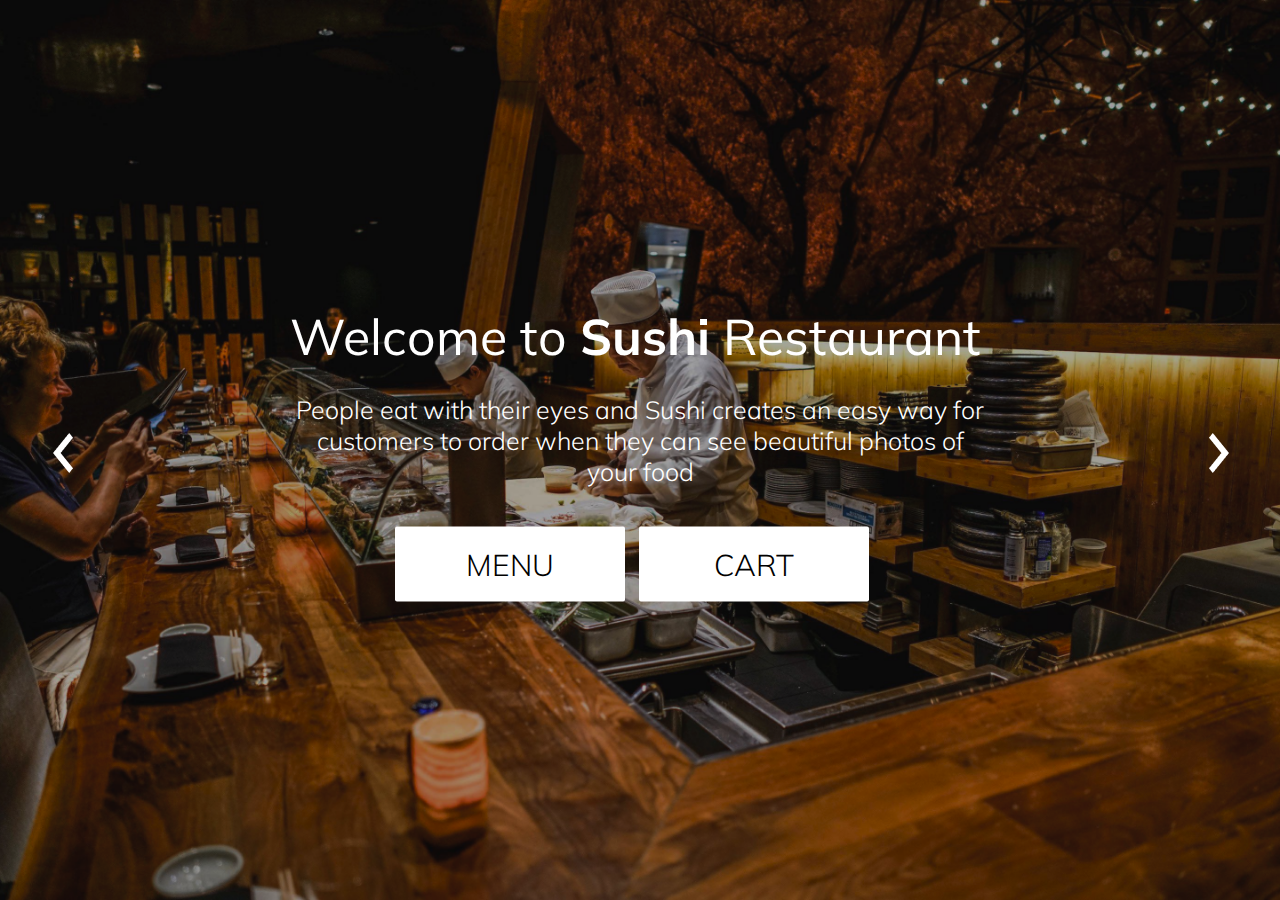
<file: index.html>
<!DOCTYPE html>
<html lang="en">
<head>
    <meta charset="UTF-8">
    <meta http-equiv="X-UA-Compatible" content="IE=edge">
    <meta name="viewport" content="width=device-width, initial-scale=1.0">
    <link rel="stylesheet" href="style-home.css">
    <title>Document</title>
    <link rel="shortcut icon" href="icons/favicon.ico" type="image/x-icon">
    <link rel="preconnect" href="https://fonts.googleapis.com">
    <link rel="preconnect" href="https://fonts.gstatic.com" crossorigin>
    <link href="https://fonts.googleapis.com/css2?family=Mulish&display=swap" rel="stylesheet"> 
    
</head>
<body>
    <div class="background">
        <img class="background-image" src="image/restaurant1.png" alt="Restaurant">
    </div>
    
    <div class="text">
        <h2>Welcome to <span>Sushi</span> Restaurant</h2>
        <p>People eat with their eyes and Sushi creates an easy way for
            customers to order when they can see beautiful photos of your food</p>
        <div class="buttons">
            <!-- <div class="button1">MENU</div>
            <div class="button2">CART</div> -->
            <a href="indexmenu.html"><button>MENU</button></a>
            <a href="indexCart.html"><button>CART</button></a>
        </div>
        
    </div>
    <div>
        <img class="next1" src="icons/keyboard_arrow_right.png" alt="">
        <img class="next2" src="icons/keyboard_arrow_left.png" alt="">
    <div>
    
        
    
</body>
</html>
</file>
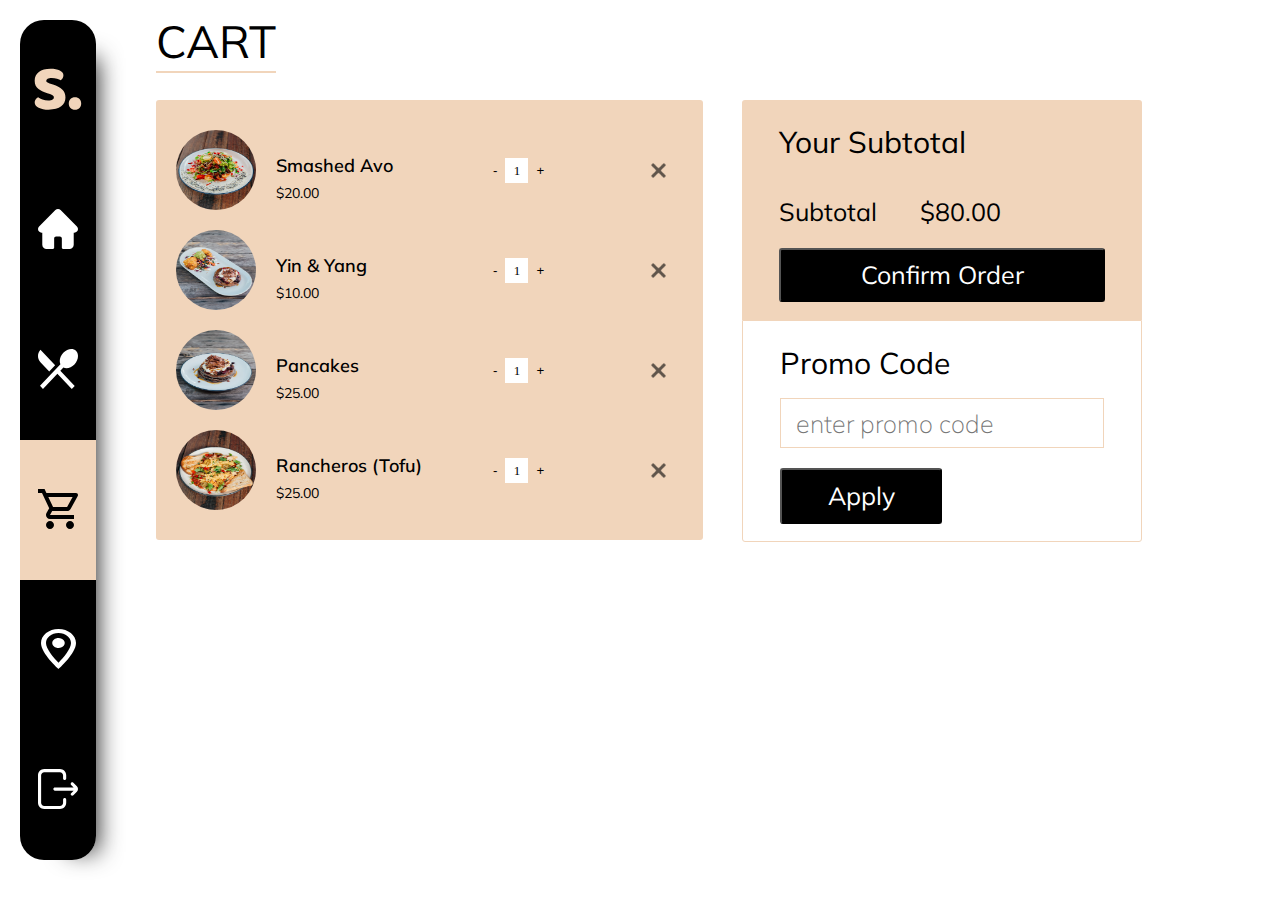
<file: indexCart.html>
<!DOCTYPE html>
<html lang="en">
<head>
    <meta charset="UTF-8">
    <meta http-equiv="X-UA-Compatible" content="IE=edge">
    <meta name="viewport" content="width=device-width, initial-scale=1.0">
    <link rel="stylesheet" href="style-cart.css">
    <title>Document</title>
    <link rel="shortcut icon" href="icons/favicon-cart.ico" type="image/x-icon">
    <link rel="preconnect" href="https://fonts.googleapis.com">
    <link rel="preconnect" href="https://fonts.gstatic.com" crossorigin>
    <link href="https://fonts.googleapis.com/css2?family=Mulish&display=swap" rel="stylesheet"> 
    <!-- font-family: 'Mulish', sans-serif; -->
</head>
<body>
    <div class="container">
        <div class="bar">
            <a href="index.html"><button class="button-edge-top"><svg width="48" height="42" viewBox="0 0 48 42" fill="none" xmlns="http://www.w3.org/2000/svg">
                <path d="M13.2887 25.2236C11.4114 24.5836 9.70473 23.9436 8.16873 23.3036C6.63273 22.6209 5.31006 21.8102 4.20073 20.8716C3.09139 19.9329 2.21673 18.8236 1.57673 17.5436C0.979394 16.2209 0.680728 14.6209 0.680728 12.7436C0.680728 9.11688 2.06739 6.21555 4.84073 4.03955C7.65673 1.86355 11.5821 0.775551 16.6167 0.775551C18.4514 0.775551 20.1581 0.90355 21.7367 1.15955C23.3154 1.41555 24.6594 1.82088 25.7687 2.37555C26.9207 2.88755 27.8167 3.57022 28.4567 4.42355C29.0967 5.23422 29.4167 6.19422 29.4167 7.30355C29.4167 8.41288 29.1607 9.37288 28.6487 10.1836C28.1367 10.9516 27.5181 11.6129 26.7927 12.1676C25.8541 11.5702 24.5954 11.0582 23.0167 10.6316C21.4381 10.1622 19.7101 9.92755 17.8327 9.92755C15.9127 9.92755 14.5047 10.2049 13.6087 10.7596C12.7127 11.2716 12.2647 11.9329 12.2647 12.7436C12.2647 13.3836 12.5421 13.9169 13.0967 14.3436C13.6514 14.7276 14.4834 15.0902 15.5927 15.4316L18.9847 16.5196C22.9954 17.7996 26.0674 19.4422 28.2007 21.4476C30.3767 23.4102 31.4647 26.0982 31.4647 29.5116C31.4647 33.1382 30.0354 36.0822 27.1767 38.3436C24.3181 40.5622 20.1154 41.6716 14.5687 41.6716C12.6061 41.6716 10.7714 41.5009 9.06473 41.1596C7.40073 40.8609 5.92873 40.4129 4.64873 39.8156C3.41139 39.1756 2.43006 38.4076 1.70473 37.5116C1.02206 36.5729 0.680728 35.5062 0.680728 34.3116C0.680728 33.0742 1.04339 32.0289 1.76873 31.1756C2.49406 30.2796 3.28339 29.5969 4.13673 29.1276C5.33139 30.0662 6.78206 30.8769 8.48873 31.5596C10.2381 32.2422 12.1367 32.5836 14.1847 32.5836C16.2754 32.5836 17.7474 32.2636 18.6007 31.6236C19.4541 30.9836 19.8807 30.2369 19.8807 29.3836C19.8807 28.5302 19.5394 27.8902 18.8567 27.4636C18.1741 26.9942 17.2141 26.5462 15.9767 26.1196L13.2887 25.2236ZM34.7787 35.4636C34.7787 33.6716 35.3334 32.1782 36.4427 30.9836C37.5521 29.7889 39.0667 29.1916 40.9867 29.1916C42.9067 29.1916 44.4214 29.7889 45.5307 30.9836C46.6401 32.1782 47.1947 33.6716 47.1947 35.4636C47.1947 37.2556 46.6401 38.7489 45.5307 39.9436C44.4214 41.1382 42.9067 41.7356 40.9867 41.7356C39.0667 41.7356 37.5521 41.1382 36.4427 39.9436C35.3334 38.7489 34.7787 37.2556 34.7787 35.4636Z" fill="#F1D5BB"/>
                </svg></button></a>
            <a href="">              <button class="button"><svg width="40" height="40" viewBox="0 0 40 40" fill="none" xmlns="http://www.w3.org/2000/svg">
                <path d="M38.9255 17.3981L38.9228 17.3953L22.6043 1.0791C21.9087 0.383301 20.9839 0 20.0002 0C19.0166 0 18.0918 0.382996 17.3959 1.0788L1.08597 17.3868C1.08047 17.3923 1.07498 17.3981 1.06949 17.4036C-0.358882 18.84 -0.356441 21.1707 1.07651 22.6035C1.73117 23.2584 2.59583 23.6377 3.5203 23.6774C3.55784 23.681 3.59568 23.6829 3.63383 23.6829H4.28423V35.6906C4.28423 38.0667 6.21772 40 8.59467 40H14.979C15.626 40 16.151 39.4754 16.151 38.8281V29.4141C16.151 28.3298 17.033 27.4478 18.1174 27.4478H21.8831C22.9675 27.4478 23.8495 28.3298 23.8495 29.4141V38.8281C23.8495 39.4754 24.3742 40 25.0215 40H31.4058C33.7828 40 35.7163 38.0667 35.7163 35.6906V23.6829H36.3194C37.3027 23.6829 38.2275 23.2999 38.9237 22.6041C40.3582 21.1688 40.3588 18.8342 38.9255 17.3981Z" fill="white"/>
                </svg></button></a>
            <a href="indexmenu.html"><button class="button"><svg width="40" height="40" viewBox="0 0 40 40" fill="none" xmlns="http://www.w3.org/2000/svg">
                <path fill-rule="evenodd" clip-rule="evenodd" d="M36.4208 15.458C33.0946 18.9609 28.5969 20.0624 25.3962 18.4982L22.321 21.7367L36.7136 36.8937L33.764 40L19.3714 24.843L4.95784 39.978L2.00819 36.8717L22.4256 15.3699C20.9403 11.9993 21.9863 7.2627 25.3125 3.75985C29.329 -0.447975 35.061 -1.24107 38.1152 1.97538C41.1904 5.21386 40.4164 11.2502 36.4208 15.458ZM17.1331 16.2511L11.2128 22.4858L2.44758 13.277C-0.81586 9.81823 -0.81586 4.24452 2.44758 0.807764L17.1331 16.2511Z" fill="black"/>
                </svg></button></a>
            <a href="indexCart.html"><button class="bar-select"><svg width="40" height="40" viewBox="0 0 40 40" fill="none" xmlns="http://www.w3.org/2000/svg">
                <path fill-rule="evenodd" clip-rule="evenodd" d="M32.5879 19.94C31.9081 21.18 30.5886 22 29.0892 22H14.1947L11.9955 26H35.9866V30H11.9955C8.95667 30 7.03739 26.74 8.49684 24.06L11.1958 19.18L3.99852 4H0V0H6.53757L8.41687 4H38.0059C39.5253 4 40.485 5.64 39.7452 6.96L32.5879 19.94ZM34.6071 8H10.3161L15.0543 18H29.0891L34.6071 8ZM11.9956 32C9.79644 32 8.0171 33.8 8.0171 36C8.0171 38.2 9.79644 40 11.9956 40C14.1948 40 15.9941 38.2 15.9941 36C15.9941 33.8 14.1948 32 11.9956 32ZM28.0096 36C28.0096 33.8 29.7889 32 31.9881 32C34.1873 32 35.9866 33.8 35.9866 36C35.9866 38.2 34.1873 40 31.9881 40C29.7889 40 28.0096 38.2 28.0096 36Z" fill="white"/>
                </svg></button></a>
            <a href="">             <button  class="button"><svg width="35" height="40" viewBox="0 0 35 40" fill="none" xmlns="http://www.w3.org/2000/svg">
                <path fill-rule="evenodd" clip-rule="evenodd" d="M17.5 0C7.825 0 0 6.26 0 14C0 24.5 17.5 40 17.5 40C17.5 40 35 24.5 35 14C35 6.26 27.175 0 17.5 0ZM4.99989 14C4.99989 8.48 10.5999 4 17.4999 4C24.3999 4 29.9999 8.48 29.9999 14C29.9999 19.76 22.7999 28.38 17.4999 33.76C12.2999 28.42 4.99989 19.7 4.99989 14ZM11.2501 14C11.2501 11.2386 14.0483 9 17.5001 9C19.733 9 21.7963 9.95299 22.9127 11.5C24.0292 13.047 24.0292 14.953 22.9127 16.5C21.7963 18.047 19.733 19 17.5001 19C14.0483 19 11.2501 16.7614 11.2501 14Z" fill="white"/>
                </svg></button></a>
            <a href="">             <button class="button-edge-bottom"><svg width="40" height="40" viewBox="0 0 40 40" fill="none" xmlns="http://www.w3.org/2000/svg">
                <path d="M28.2044 30.625V33.75C28.2044 37.1964 25.4006 40 21.9541 40H6.25027C2.80377 40 0 37.1964 0 33.75V6.25C0 2.80365 2.80377 0 6.25027 0H21.9541C25.4006 0 28.2044 2.80365 28.2044 6.25V9.375C28.2044 10.238 27.5049 10.9375 26.6418 10.9375C25.7787 10.9375 25.0792 10.238 25.0792 9.375V6.25C25.0792 4.52698 23.6772 3.125 21.9541 3.125H6.25027C4.52718 3.125 3.12514 4.52698 3.12514 6.25V33.75C3.12514 35.473 4.52718 36.875 6.25027 36.875H21.9541C23.6772 36.875 25.0792 35.473 25.0792 33.75V30.625C25.0792 29.762 25.7787 29.0625 26.6418 29.0625C27.5049 29.0625 28.2044 29.762 28.2044 30.625ZM38.8576 17.316L35.3586 13.8171C34.7482 13.2068 33.7588 13.2068 33.1487 13.8171C32.5384 14.4272 32.5384 15.4166 33.1487 16.0266L35.6376 18.5156H16.8757C16.0127 18.5156 15.3132 19.2151 15.3132 20.0781C15.3132 20.9412 16.0127 21.6406 16.8757 21.6406H35.6376L33.1487 24.1296C32.5384 24.7397 32.5384 25.7291 33.1487 26.3391C33.4539 26.6443 33.8537 26.7969 34.2535 26.7969C34.6536 26.7969 35.0534 26.6443 35.3586 26.3391L38.8576 22.8403C40.3808 21.3171 40.3808 18.8391 38.8576 17.316Z" fill="white"/>
                </svg></button></a>
            
        </div>
        <div class="main">
            <h2>CART</h2>
            <div class="basket">
                <div class="basket-items">
                    <img  class="img" src="image/Rectangle 9.png" alt="">
                    <div class="basket-text">
                        <div class="title">Smashed Avo</div>
                        <div class="price">$20.00</div>
                    </div>
                    <div class="quantity">
                        <button class="qt">-</button>
                        <div class="number">1</div>
                        <button class="qt">+</button>
                    </div>
                    
                    <img class="cancel" src="icons/Path.png" alt="">
                    <!-- <div class="a"><img class="cancel" src="icon-stand.png" alt=""></div> -->
                </div>
                <div class="basket-items">
                    <img   class="img" src="image/Rectangle 10.png" alt="">
                    <div class="basket-text">
                        <div class="title">Yin & Yang</div>
                        <div class="price">$10.00</div>
                    </div>
                    <div class="quantity">
                        <button class="qt">-</button>
                        <div class="number">1</div>
                        <button class="qt">+</button>
                    </div>
                    <img class="cancel" src="icons/Path.png" alt="">
                    <!-- <div class="a"><img class="cancel" src="icon-stand.png" alt=""></div> -->
                </div>
                <div class="basket-items">
                    <img  class="img"  src="image/Rectangle 11.png" alt="">
                    <div class="basket-text">
                        <div class="title">Pancakes</div>
                        <div class="price">$25.00</div>
                    </div>
                    <div class="quantity">
                        <button class="qt">-</button>
                        <div class="number">1</div>
                        <button class="qt">+</button>
                    </div>
                    <img class="cancel" src="icons/Path.png" alt="">
                    <!-- <div class="a"><img class="cancel" src="icon-stand.png" alt=""></div> -->
                </div>
                <div class="basket-items">
                    <img   class="img" src="image/Rectangle 13.png" alt="">
                    <div class="basket-text">
                        <div class="title">Rancheros (Tofu)</div>
                        <div class="price">$25.00</div>
                    </div>
                    <div class="quantity">
                        <button class="qt">-</button>
                        <div class="number">1</div>
                        <button class="qt">+</button>
                    </div>
                    <img class="cancel" src="icons/Path.png" alt="">
                    <!-- <div class="a"><img class="cancel" src="icon-stand.png" alt=""></div> -->
                </div>
              
            </div>
            <div class="pay">
                <div class="pay-price">
                    <div class="pay-title">Your Subtotal</div>
                    <div class="total">
                        <div class="text">Subtotal</div>
                        <div class="total-price">$80.00</div>
                    </div>
                    <button onclick="end()" class="pay-button">Confirm Order</button>
                </div>
                <div class="promo">
                    <form action="">
                        <div class="promo-title">Promo Code</div>
                        <div class="promo-code"><input id="b" type="text" placeholder="enter promo code"></div>                  
                        <div class="apply-button">
                            <input type="submit" onclick="codeCheck()" value="Apply">
                        </div>
                    </form>
                   
                </div>
            </div>            
        </div>
    </div>
    <script src="cart.js"> 
        // function codeCheck() {
        //     code= document.getElementById(b).value
        //     if(code="boss"){
        //         alert("code successful")
        //     }else{
        //         alert("${code} does not exist")
        //     }
        // }
        // codeCheck()
    </script>
</body>
</html>
</file>
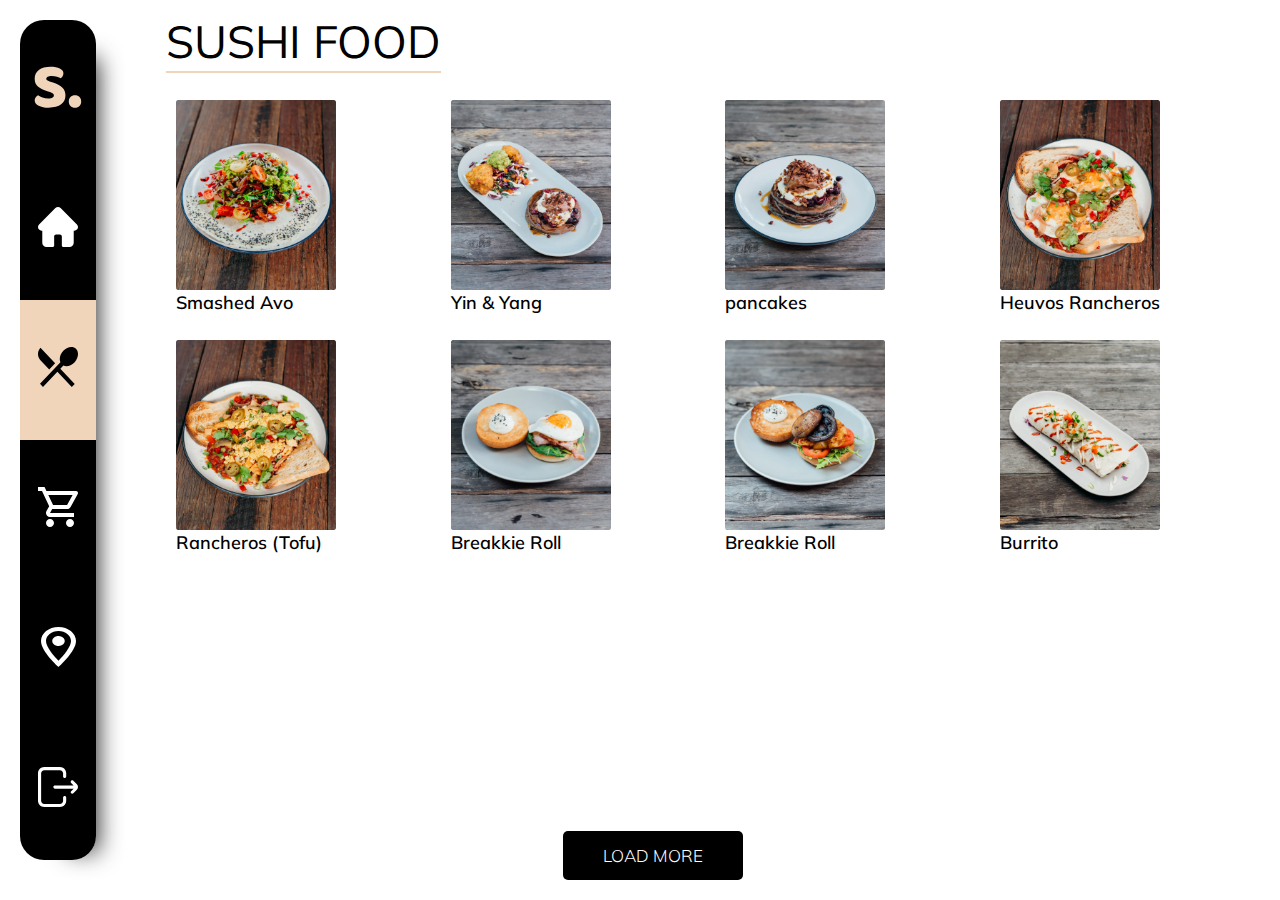
<file: indexmenu.html>
<!DOCTYPE html>
<html lang="en">
<head>
    <meta charset="UTF-8">
    <meta http-equiv="X-UA-Compatible" content="IE=edge">
    <meta name="viewport" content="width=device-width, initial-scale=1.0">
    <link rel="stylesheet" href="style-menu.css">
    <title>Document</title>
    <link rel="shortcut icon" href="icons/favicon-menu.ico" type="image/x-icon">
    <link rel="preconnect" href="https://fonts.googleapis.com">
    <link rel="preconnect" href="https://fonts.gstatic.com" crossorigin>
    <link href="https://fonts.googleapis.com/css2?family=Mulish&display=swap" rel="stylesheet"> 
    <!-- font-family: 'Mulish', sans-serif; -->
</head>
<body>
        <div class="container">
            <div class="bar">
                <a href="index.html"><button class="button-edge-top"><svg width="48" height="42" viewBox="0 0 48 42" fill="none" xmlns="http://www.w3.org/2000/svg">
                    <path d="M13.2887 25.2236C11.4114 24.5836 9.70473 23.9436 8.16873 23.3036C6.63273 22.6209 5.31006 21.8102 4.20073 20.8716C3.09139 19.9329 2.21673 18.8236 1.57673 17.5436C0.979394 16.2209 0.680728 14.6209 0.680728 12.7436C0.680728 9.11688 2.06739 6.21555 4.84073 4.03955C7.65673 1.86355 11.5821 0.775551 16.6167 0.775551C18.4514 0.775551 20.1581 0.90355 21.7367 1.15955C23.3154 1.41555 24.6594 1.82088 25.7687 2.37555C26.9207 2.88755 27.8167 3.57022 28.4567 4.42355C29.0967 5.23422 29.4167 6.19422 29.4167 7.30355C29.4167 8.41288 29.1607 9.37288 28.6487 10.1836C28.1367 10.9516 27.5181 11.6129 26.7927 12.1676C25.8541 11.5702 24.5954 11.0582 23.0167 10.6316C21.4381 10.1622 19.7101 9.92755 17.8327 9.92755C15.9127 9.92755 14.5047 10.2049 13.6087 10.7596C12.7127 11.2716 12.2647 11.9329 12.2647 12.7436C12.2647 13.3836 12.5421 13.9169 13.0967 14.3436C13.6514 14.7276 14.4834 15.0902 15.5927 15.4316L18.9847 16.5196C22.9954 17.7996 26.0674 19.4422 28.2007 21.4476C30.3767 23.4102 31.4647 26.0982 31.4647 29.5116C31.4647 33.1382 30.0354 36.0822 27.1767 38.3436C24.3181 40.5622 20.1154 41.6716 14.5687 41.6716C12.6061 41.6716 10.7714 41.5009 9.06473 41.1596C7.40073 40.8609 5.92873 40.4129 4.64873 39.8156C3.41139 39.1756 2.43006 38.4076 1.70473 37.5116C1.02206 36.5729 0.680728 35.5062 0.680728 34.3116C0.680728 33.0742 1.04339 32.0289 1.76873 31.1756C2.49406 30.2796 3.28339 29.5969 4.13673 29.1276C5.33139 30.0662 6.78206 30.8769 8.48873 31.5596C10.2381 32.2422 12.1367 32.5836 14.1847 32.5836C16.2754 32.5836 17.7474 32.2636 18.6007 31.6236C19.4541 30.9836 19.8807 30.2369 19.8807 29.3836C19.8807 28.5302 19.5394 27.8902 18.8567 27.4636C18.1741 26.9942 17.2141 26.5462 15.9767 26.1196L13.2887 25.2236ZM34.7787 35.4636C34.7787 33.6716 35.3334 32.1782 36.4427 30.9836C37.5521 29.7889 39.0667 29.1916 40.9867 29.1916C42.9067 29.1916 44.4214 29.7889 45.5307 30.9836C46.6401 32.1782 47.1947 33.6716 47.1947 35.4636C47.1947 37.2556 46.6401 38.7489 45.5307 39.9436C44.4214 41.1382 42.9067 41.7356 40.9867 41.7356C39.0667 41.7356 37.5521 41.1382 36.4427 39.9436C35.3334 38.7489 34.7787 37.2556 34.7787 35.4636Z" fill="#F1D5BB"/>
                    </svg></button></a>
                <a href="">              <button><svg width="40" height="40" viewBox="0 0 40 40" fill="none" xmlns="http://www.w3.org/2000/svg">
                    <path d="M38.9255 17.3981L38.9228 17.3953L22.6043 1.0791C21.9087 0.383301 20.9839 0 20.0002 0C19.0166 0 18.0918 0.382996 17.3959 1.0788L1.08597 17.3868C1.08047 17.3923 1.07498 17.3981 1.06949 17.4036C-0.358882 18.84 -0.356441 21.1707 1.07651 22.6035C1.73117 23.2584 2.59583 23.6377 3.5203 23.6774C3.55784 23.681 3.59568 23.6829 3.63383 23.6829H4.28423V35.6906C4.28423 38.0667 6.21772 40 8.59467 40H14.979C15.626 40 16.151 39.4754 16.151 38.8281V29.4141C16.151 28.3298 17.033 27.4478 18.1174 27.4478H21.8831C22.9675 27.4478 23.8495 28.3298 23.8495 29.4141V38.8281C23.8495 39.4754 24.3742 40 25.0215 40H31.4058C33.7828 40 35.7163 38.0667 35.7163 35.6906V23.6829H36.3194C37.3027 23.6829 38.2275 23.2999 38.9237 22.6041C40.3582 21.1688 40.3588 18.8342 38.9255 17.3981Z" fill="white"/>
                    </svg></button></a>
                <a href="indexmenu.html"><button class="bar-select"><svg width="40" height="40" viewBox="0 0 40 40" fill="none" xmlns="http://www.w3.org/2000/svg">
                    <path fill-rule="evenodd" clip-rule="evenodd" d="M36.4208 15.458C33.0946 18.9609 28.5969 20.0624 25.3962 18.4982L22.321 21.7367L36.7136 36.8937L33.764 40L19.3714 24.843L4.95784 39.978L2.00819 36.8717L22.4256 15.3699C20.9403 11.9993 21.9863 7.2627 25.3125 3.75985C29.329 -0.447975 35.061 -1.24107 38.1152 1.97538C41.1904 5.21386 40.4164 11.2502 36.4208 15.458ZM17.1331 16.2511L11.2128 22.4858L2.44758 13.277C-0.81586 9.81823 -0.81586 4.24452 2.44758 0.807764L17.1331 16.2511Z" fill="black"/>
                    </svg></button></a>
                <a href="indexCart.html"><button><svg width="40" height="40" viewBox="0 0 40 40" fill="none" xmlns="http://www.w3.org/2000/svg">
                    <path fill-rule="evenodd" clip-rule="evenodd" d="M32.5879 19.94C31.9081 21.18 30.5886 22 29.0892 22H14.1947L11.9955 26H35.9866V30H11.9955C8.95667 30 7.03739 26.74 8.49684 24.06L11.1958 19.18L3.99852 4H0V0H6.53757L8.41687 4H38.0059C39.5253 4 40.485 5.64 39.7452 6.96L32.5879 19.94ZM34.6071 8H10.3161L15.0543 18H29.0891L34.6071 8ZM11.9956 32C9.79644 32 8.0171 33.8 8.0171 36C8.0171 38.2 9.79644 40 11.9956 40C14.1948 40 15.9941 38.2 15.9941 36C15.9941 33.8 14.1948 32 11.9956 32ZM28.0096 36C28.0096 33.8 29.7889 32 31.9881 32C34.1873 32 35.9866 33.8 35.9866 36C35.9866 38.2 34.1873 40 31.9881 40C29.7889 40 28.0096 38.2 28.0096 36Z" fill="white"/>
                    </svg></button></a>
                <a href="">             <button><svg width="35" height="40" viewBox="0 0 35 40" fill="none" xmlns="http://www.w3.org/2000/svg">
                    <path fill-rule="evenodd" clip-rule="evenodd" d="M17.5 0C7.825 0 0 6.26 0 14C0 24.5 17.5 40 17.5 40C17.5 40 35 24.5 35 14C35 6.26 27.175 0 17.5 0ZM4.99989 14C4.99989 8.48 10.5999 4 17.4999 4C24.3999 4 29.9999 8.48 29.9999 14C29.9999 19.76 22.7999 28.38 17.4999 33.76C12.2999 28.42 4.99989 19.7 4.99989 14ZM11.2501 14C11.2501 11.2386 14.0483 9 17.5001 9C19.733 9 21.7963 9.95299 22.9127 11.5C24.0292 13.047 24.0292 14.953 22.9127 16.5C21.7963 18.047 19.733 19 17.5001 19C14.0483 19 11.2501 16.7614 11.2501 14Z" fill="white"/>
                    </svg></button></a>
                <a href="">             <button class="button-edge-bottom"><svg width="40" height="40" viewBox="0 0 40 40" fill="none" xmlns="http://www.w3.org/2000/svg">
                    <path d="M28.2044 30.625V33.75C28.2044 37.1964 25.4006 40 21.9541 40H6.25027C2.80377 40 0 37.1964 0 33.75V6.25C0 2.80365 2.80377 0 6.25027 0H21.9541C25.4006 0 28.2044 2.80365 28.2044 6.25V9.375C28.2044 10.238 27.5049 10.9375 26.6418 10.9375C25.7787 10.9375 25.0792 10.238 25.0792 9.375V6.25C25.0792 4.52698 23.6772 3.125 21.9541 3.125H6.25027C4.52718 3.125 3.12514 4.52698 3.12514 6.25V33.75C3.12514 35.473 4.52718 36.875 6.25027 36.875H21.9541C23.6772 36.875 25.0792 35.473 25.0792 33.75V30.625C25.0792 29.762 25.7787 29.0625 26.6418 29.0625C27.5049 29.0625 28.2044 29.762 28.2044 30.625ZM38.8576 17.316L35.3586 13.8171C34.7482 13.2068 33.7588 13.2068 33.1487 13.8171C32.5384 14.4272 32.5384 15.4166 33.1487 16.0266L35.6376 18.5156H16.8757C16.0127 18.5156 15.3132 19.2151 15.3132 20.0781C15.3132 20.9412 16.0127 21.6406 16.8757 21.6406H35.6376L33.1487 24.1296C32.5384 24.7397 32.5384 25.7291 33.1487 26.3391C33.4539 26.6443 33.8537 26.7969 34.2535 26.7969C34.6536 26.7969 35.0534 26.6443 35.3586 26.3391L38.8576 22.8403C40.3808 21.3171 40.3808 18.8391 38.8576 17.316Z" fill="white"/>
                    </svg></button></a>
                <!-- <div class=" bar-items"><img class="icon2" src="icons/S..png" alt="icon"></div>
                <div class=" bar-items"><img class="icon2" src="" alt="icon"></div>
                <div class=" bar-items"><img class="icon2" src="" alt="icon"></div>
                <div class=" bar-items"><img class="icon2" src="icon-stand.png" alt="icon"></div>
                <div class=" bar-items"><img class="icon2" src="icon-stand.png" alt="icon"></div>
                <div class=" bar-items"><img class="icon2" src="" alt="icon"></div> -->
                

            </div>
            <div class="main">
                <h2>SUSHI FOOD</h2>
                <div class="card">
                    <div class="card-items">
                        <img class="card-details" src="image/Rectangle 9.png" alt="food">
                        <span>Smashed Avo</span>
                    </div>
                    <div class="card-items">
                        <img  class="card-details" src="image/Rectangle 10.png" alt="food">
                        <span>Yin & Yang</span>
                    </div>
                    <div class="card-items">
                        <img  class="card-details" src="image/Rectangle 11.png" alt="food">
                        <span>pancakes</span>
                    </div>
                    <div class="card-items">
                        <img  class="card-details" src="image/Rectangle 12.png" alt="food">
                        <span>Heuvos Rancheros</span>
                    </div>
                    <div class="card-items">
                        <img  class="card-details" src="image/Rectangle 13.png" alt="food">
                        <span>Rancheros (Tofu)</span>
                    </div>
                    <div class="card-items">
                        <img  class="card-details" src="image/Rectangle 14.png" alt="food">
                        <span>Breakkie Roll</span>
                    </div>
                    <div class="card-items">
                        <img  class="card-details" src="image/Rectangle 15.png" alt="food">
                        <span>Breakkie Roll</span>
                    </div>
                    <div class="card-items">
                        <img  class="card-details" src="image/Rectangle 16.png" alt="food">
                        <span>Burrito</span>
                    </div>
                    
                </div>
                <div><button onclick="end()" class="load-more">LOAD MORE</button></div>
                
            </div>
        </div>
        <script>
            function end() {
                alert(`End of list`)
            }
        </script>
</body>
</html>
</file>
<file: style-home.css>
/* @import url('https://fonts.googleapis.com/css2?family=Mulish:wght@200;400&display=swap');
</style>  */
*{
    margin: 0;
    padding: 0;
    box-sizing: border-box;
}
.background-image{
    position: absolute;
    width: 100vw;
    height: 100vh;
    left: 0px;
    top: 0px;
}
.text{
    position: absolute;
    top: 50%;
    left: 50%;
    transform:translate(-50%, -50%);
    width: 700px;   
}
h2{
    font-family: 'Mulish', sans-serif;
    font-style: normal;
    font-weight: 400;
    font-size: 50px;
    line-height: 75px;
    
    color: #FFFFFF;
}
h2 span{
    font-weight: 700;
}
p{
    padding: 20px 0;
    font-family: 'Mulish';
    font-style: normal;
    font-weight: 300;
    font-size: 25px;
    line-height: 31px;
    text-align: center;

    color: #FFFFFF;
}
.buttons{
    margin-left: 100px;
    margin-top: 20px;   
}
button{
    width: 230px;
    height: 75px;
    left: 460px;
    top: 548px;
    border: 5px;

    background: #FFFFFF;
    border-radius: 2px;
    margin: 0 5px;
    
    font-family: 'Mulish', sans-serif;
    font-style: normal;
    font-weight: 300;
    font-size: 30px;
    line-height: 38px;
    color: #000000;
}
.next1{
        
    position: absolute;
    left: 94.44%;
    right: 4.17%;
    top: 48.1%;
    bottom: 47.9%;
}
.next2{    
    position: absolute;
    right: 94.44%;
    left: 4.17%;
    top: 48.1%;
    bottom: 47.9%;
}
</file>
<file: style-cart.css>
body{
    margin: 0;
    padding: 0;
    box-sizing: border-box;
}
.container{
    display: grid;
    grid-template-columns: 1fr 10fr;
    height: 100vh;
    width: 100vw; }
.bar{
    display: grid;
    grid-template-rows: 1fr 1fr 1fr 1fr 1fr 1fr;
    margin: 20px;
    margin-bottom: 40px;
    border-radius: 24px;
    /* background-color: black; */
    box-shadow: 25px 15px 23px -23px rgb(43, 43, 43);
    position: relative;
}

/* a :hover{
    filter: invert(100%);
}
img:hover{
    filter: none;
} */


/* kkkkkkk */
.button:hover{
    background-color: #F1D5BB;
}
.button:hover svg path{
    fill: rgb(0, 0, 0);
}
.button svg path{
    fill: rgb(255, 255, 255);
}
.button{
    padding: 0;
    width: 100%;
    height:100%;
    background: rgb(0, 0, 0) ;
    border: none;  
}


/* kkkkkkk */
.button-edge-top:hover{
    background-color: #F1D5BB;
}
.button-edge-top:hover svg path{
    fill: rgb(0, 0, 0);
}
.button-edge-top{   
    border-radius: 24px 24px 0 0;
    padding: 0;
    width: 100%;
    height:100%;
    background: rgb(0, 0, 0) ;
    border: none;
}


/* kkkkkkk */
.button-edge-bottom:hover{
    background-color: #F1D5BB;
}
.button-edge-bottom:hover svg path{
    fill: rgb(0, 0, 0);
}
.button-edge-bottom{
    border-radius: 0 0 24px 24px;
    padding: 0;
    width: 100%;
    height:100%;
    background: rgb(0, 0, 0) ;
    border: none;
}


/* kkkkkkk */
.bar-select:hover{
    background-color: #F1D5BB;
}
.bar-select svg path{
    fill: rgb(0, 0, 0);
}
.bar-select{
    background-color: #F1D5BB;
    padding: 0;
    width: 100%;
    height:100%;
    border: none;
}


.bar-image{
    width: 40%;}
.main{
    margin: 100px 30px 0 40px;
    display: flex;
}
h2{
    font-family: 'Mulish';
    font-style: normal;
    font-weight: 400;
    font-size: 45px;
    line-height: 63px;
    margin-top: 10px;
    
    position: absolute;
    top: 0px;
}
h2::before{
    content: "";
    position: absolute;
    height: 2px;
    bottom: 0;                          
    width: 100%;
    background-color: #F1D5BB;
}
.basket{
    background: #F1D5BB;
    /* margin: 100px 0px 0px 0; */
    padding: 10px 0px;
    width: 50%;
    height: 420px;
    border-radius: 3px;   
}
.basket-items{
    display: flex;
    margin: 20px 23px 20px 20px;
    height: 80px;
     
    position: relative;
}
.basket-items .img {
    height: 80px;
    width: 80px;
    border-radius: 50%;
    
}
.basket-text{
    margin: 20px 0 0 20px;
}
.title{
    font-family: 'Mulish';
    font-style: normal;
    font-weight: 600;
    font-size: 18px;
    line-height: 31px;
    margin: 0;
}
.price{
    font-family: 'Mulish';
    font-style: normal;
    font-weight: 400;
    font-size: 14px;
    line-height: 25px;
}
.quantity{
    display: flex;
    margin: 0px 0 0 20px;
    align-items: center;
    position: absolute;
    right: 130px;
    align-self: center;
}
.qt{
    background: none ; 
    border: none;
}
.number{
    background: #FFFFFF;
    width: 23px;
    height: 20px;
    display: flex;
    align-content: center;
    justify-content: center;
    margin: 2px;
    font-size: 13px;
    padding-top: 5px;
}
.basket-items .cancel{
  
    
    border-radius: none;
    width: 15px;
    height: 15px;
    position: absolute;
    right: 0;
    margin: 14px;
    /* display: flex; */
    align-self: center;
    
}
.pay{
    
    height: 420px;
    width: 400px;
    margin: 0 39px;
}
.pay-price{
    height: 186px; 
    padding:17px 37px; 
    background-color: #F1D5BB;
    border-radius: 3px 3px 0 0;
}
.pay-title{
    font-family: 'Mulish';
    font-style: normal;
    font-weight: 400;
    font-size: 30px;
    line-height: 50px;

    color: #000000;
}
.total{
    display: flex;
    
    margin-top: 26px;
}
.text{
    font-family: 'Mulish';
    font-style: normal;
    font-weight: 400;
    font-size: 25px;
    line-height: 38px;
}
.total-price{
    font-family: 'Mulish';
    font-style: normal;
    font-weight: 400;
    font-size: 25px;
    line-height: 38px;
    padding-left: 43px;
}
.pay-button{
    margin-top: 17px;
    width: 100%;
    height: 29%;
    background: #000000;
    color: #FFFFFF;
    font-family: 'Mulish';
    font-style: normal;
    font-weight: 400;
    font-size: 25px;
    line-height: 38px;
    border-radius: 3px;
}
.promo{
    /* height: 210px; */
    border: 1px solid #F1D5BB;
    border-radius:  0 0 3px 3px;
    padding:17px 37px; 
    height: 186px;
}
.promo-title{
    font-family: 'Mulish';
    font-style: normal;
    font-weight: 400;
    font-size: 30px;
    line-height: 50px;    

}
.promo .promo-code input{
    width: 100%;
    box-sizing: border-box;
    height: 50px;
    margin: 10px  0;
    padding: 0 15px ;
    border: 1px solid #F1D5BB;

    font-family: 'Mulish';
    font-style: normal;
    font-weight: 200;
    font-size: 25px;
    line-height: 38px;

    transition: all 0.3s ease;
}

.promo .promo-code input:focus,
.promo .promo-code input:valid{
    border-color: #F1D5BB;
}
.promo .promo-code input:hover{
    background-color:  #e1f1f1;
    border: 6px solid #f0e8e0; 
}
/* .promo .apply-button{
    background: aqua;
    display: flex;
    justify-content: center;
} */
.promo .apply-button input{
    margin-top: 10px;
    width: 50%;
    height: 56px;
    background: #000000;
    color: #FFFFFF;
    font-family: 'Mulish';
    font-style: normal;
    font-weight: 400;
    font-size: 25px;
    line-height: 38px;
    border-radius: 3px;

}
</file>
<file: style-menu.css>
/* <style>
@import url('https://fonts.googleapis.com/css2?family=Mulish:wght@200;400&display=swap');
</style> */
/* font-family: 'Mulish', sans-serif; */
body{
    margin: 0;
    padding: 0;
    box-sizing: 0;
    
}
.container{
    display: grid;
    grid-template-columns: 1fr 10fr;
    height: 100vh;
    width: 100vw; }
    
.bar{
    
    display: grid;
    grid-template-rows: 1fr 1fr 1fr 1fr 1fr 1fr;
    margin: 20px;
    margin-bottom: 40px;
    border-radius: 24px;
    /* background-color: black; */
    box-shadow: 25px 15px 23px -23px rgb(43, 43, 43);
    position: relative;
}
/* a :hover{
    filter: invert(100%);
}
img:hover{
    filter: none;
} */



/* kkkkkkk */
button:hover{
    background-color: #F1D5BB;
}
button:hover svg path{
    fill: rgb(0, 0, 0);
}
button{
    padding: 0;
    width: 100%;
    height:100%;
    background: rgb(0, 0, 0) ;
    border: none;
    color: rgb(255, 255, 255);
    
    font-family: 'Mulish';
    font-style: normal;
    font-weight: 300;
    font-size: 17px;
    line-height: 25px;
    
}
.button-edge-top{
    
    border-radius: 24px 24px 0 0;
}
.button-edge-bottom{
    border-radius: 0 0 24px 24px;
}
.bar-select{
    background-color: #F1D5BB;
}
.bar-image{
    width: 40%;
}
.main{
    padding: 0 30px 0 40px;
}
h2{
    font-family: 'Mulish';
    font-style: normal;
    font-weight: 400;
    font-size: 45px;
    line-height: 63px;
    margin: 10px;
    
    position: absolute;
    top: 0px;
}
h2::before{
    content: "";
    position: absolute;
    height: 2px;
    bottom: 0;                          
    width: 100%;
    background-color: #F1D5BB;
}
.card{
    display: flex;
    flex-wrap: wrap;
    position: absolute;
    justify-content: space-between;
    margin: 0 60px 0 0px;
    top: 100px;
    height: 480px;
    
    
}
.card-items{
    padding: 0px 0 0 20px;
    margin: 0 60px 0 0;
    height: 230px;
    display: block;
    /* align-self: centre; */
}
.card-details{
    
    width: 160px; 
    height: 190px;
    display: block;
     
    border-radius: 2px 
} 
span{
    
    font-family: 'Mulish';
    font-style: normal;
    font-weight: 600;
    font-size: 18px;
    line-height: 25px;
    text-align: center;
}
/* p{
    
    font-family: 'Mulish';
    font-style: normal;
    font-weight: 600;
    font-size: 20px;
    line-height: 25px;

    
} */
.load-more{
    bottom: 20px;
    left: 44%;


    position: absolute;
    width: 180px;
    height: 49px;

    background: #000000;
    border-radius: 5px;
    
}
</file>
